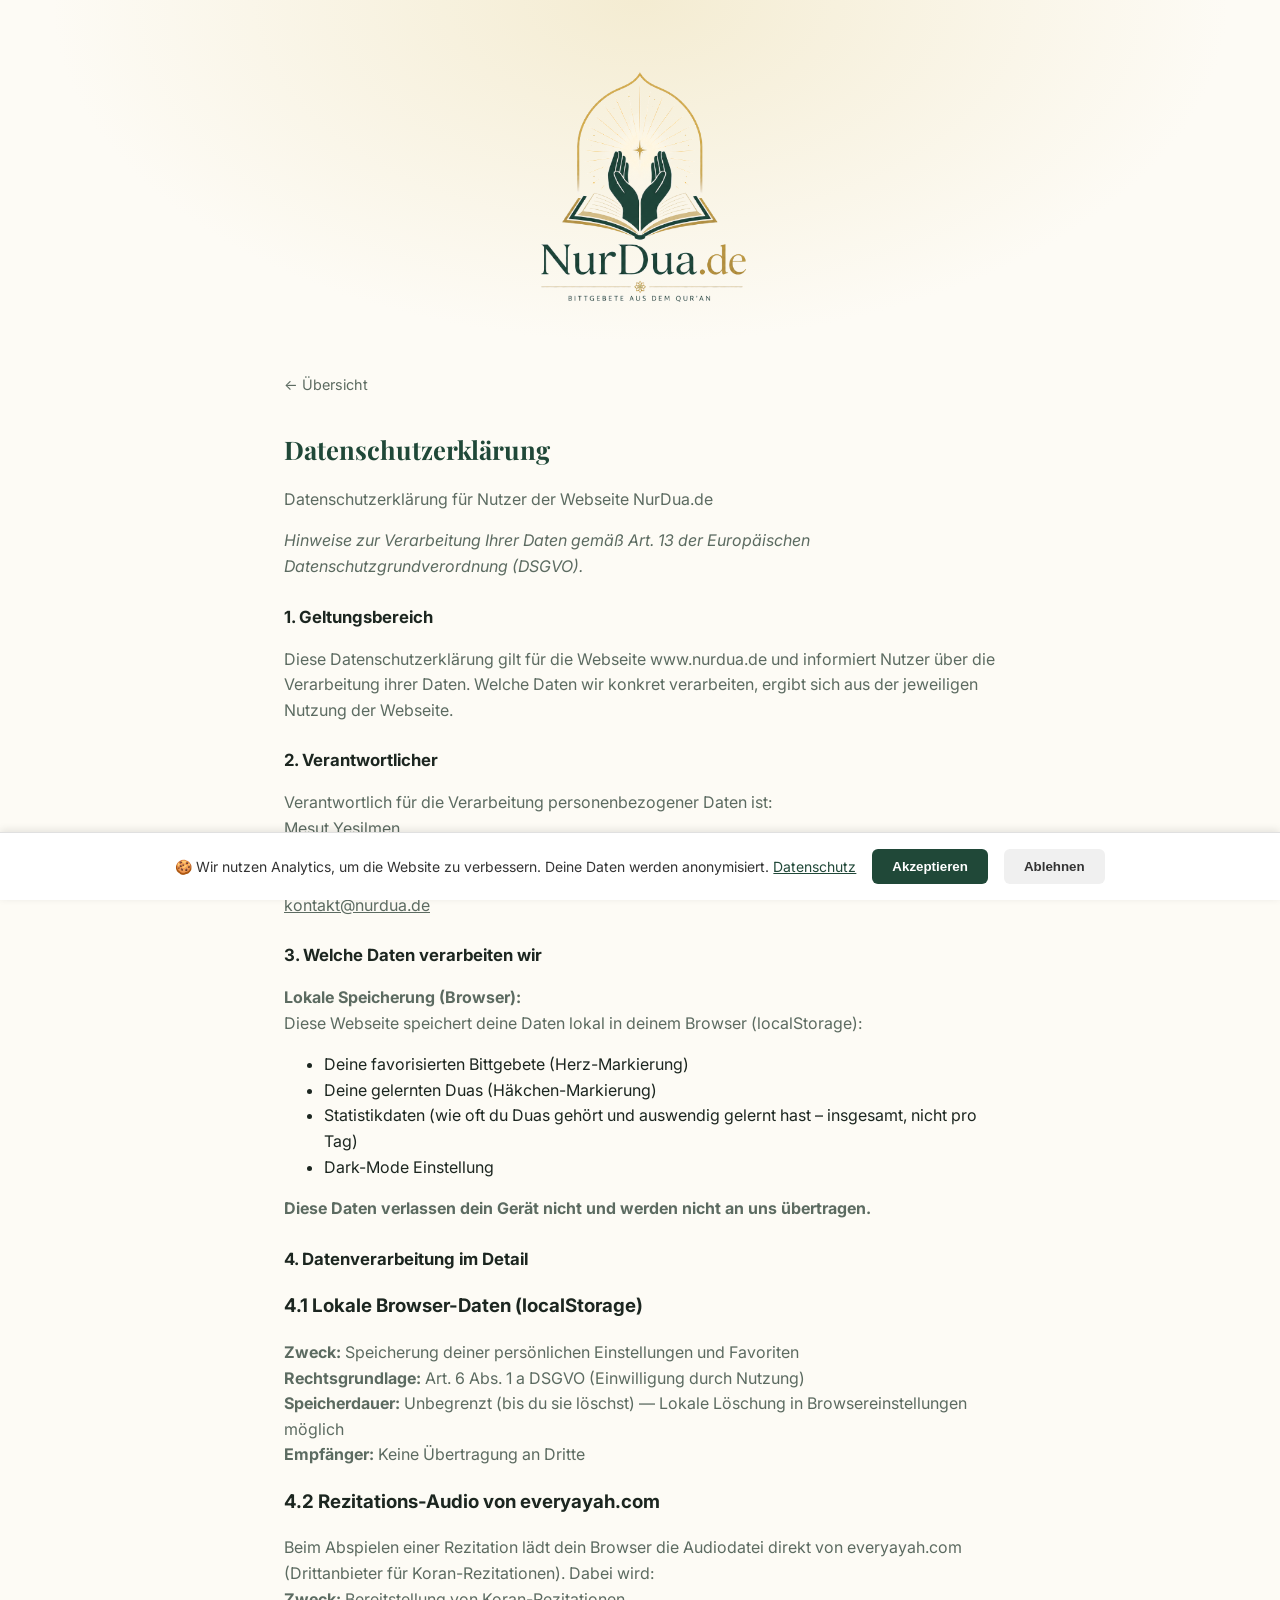
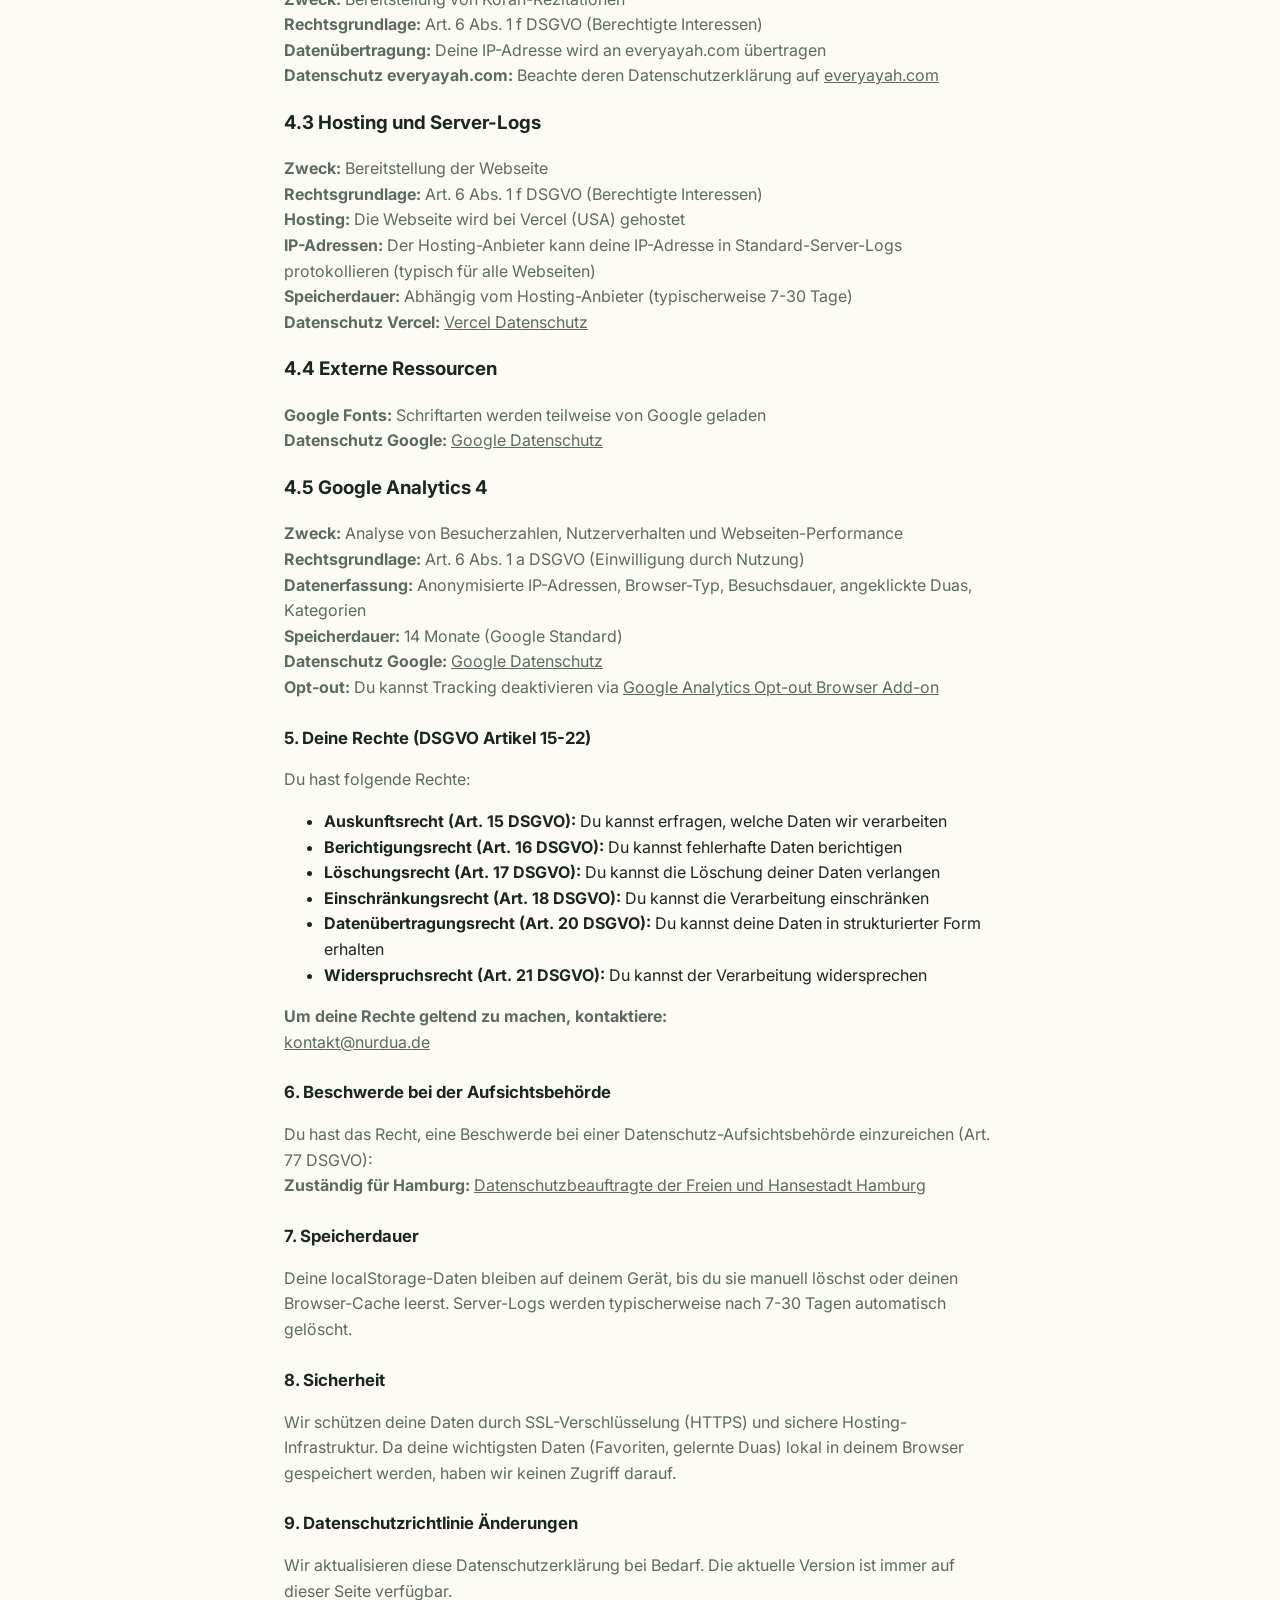
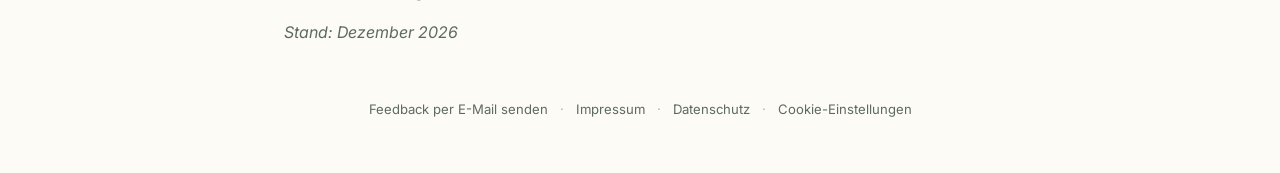
<file: datenschutz.html>
<!doctype html>
<html lang="de">
<head>
  <meta charset="UTF-8" />
  <meta name="viewport" content="width=device-width, initial-scale=1.0" />
  <title>Datenschutz – NurDua</title>
  <meta name="description" content="Datenschutzerklärung von NurDua.de – DSGVO-konform und transparent. Informationen über deine Daten und Rechte." />
  <meta property="og:title" content="Datenschutz – NurDua" />
  <meta property="og:description" content="Datenschutzerklärung und Informationen zur DSGVO" />
  <meta property="og:url" content="https://www.nurdua.de/datenschutz.html" />
  <meta property="og:type" content="website" />
  <link rel="icon" href="[data-uri]" type="image/svg+xml" />
  <link rel="manifest" href="manifest.json" />
  <link href="https://fonts.googleapis.com/css2?family=Inter:wght@400;500;600;700&family=Playfair+Display:wght@700;800&display=swap" rel="stylesheet" />
  <link rel="stylesheet" href="css/styles.css" />

  <!-- Google Analytics 4 + Cookie-Consent (DSGVO-konform): lädt GA4 NUR nach
       Einwilligung, respektiert die auf jeder Seite gleiche Entscheidung
       (localStorage gilt pro Domain) -->
  <script src="js/consent.js"></script>
</head>
<body>

  <header class="site-header">
    <div class="container">
      <a class="brand" href="index.html">
        <img class="brand-logo" src="assets/logo-full.png" alt="NurDua.de – Bittgebete aus dem Qur'an" />
      </a>
    </div>
  </header>

  <main class="container legal-content">
    <a class="back-link" href="index.html">&larr; Übersicht</a>
    <h1>Datenschutzerklärung</h1>
    <p>Datenschutzerklärung für Nutzer der Webseite NurDua.de</p>
    <p><em>Hinweise zur Verarbeitung Ihrer Daten gemäß Art. 13 der Europäischen Datenschutzgrundverordnung (DSGVO).</em></p>

    <h2>1. Geltungsbereich</h2>
    <p>
      Diese Datenschutzerklärung gilt für die Webseite www.nurdua.de und informiert Nutzer über die Verarbeitung ihrer Daten.
      Welche Daten wir konkret verarbeiten, ergibt sich aus der jeweiligen Nutzung der Webseite.
    </p>

    <h2>2. Verantwortlicher</h2>
    <p>
      Verantwortlich für die Verarbeitung personenbezogener Daten ist:<br />
      Mesut Yesilmen<br />
      Julius-Ludowieg-Straße 68<br />
      21073 Hamburg, Deutschland<br />
      <a href="mailto:kontakt@nurdua.de">kontakt@nurdua.de</a>
    </p>

    <h2>3. Welche Daten verarbeiten wir</h2>
    <p>
      <strong>Lokale Speicherung (Browser):</strong><br />
      Diese Webseite speichert deine Daten lokal in deinem Browser (localStorage):
    </p>
    <ul>
      <li>Deine favorisierten Bittgebete (Herz-Markierung)</li>
      <li>Deine gelernten Duas (Häkchen-Markierung)</li>
      <li>Statistikdaten (wie oft du Duas gehört und auswendig gelernt hast – insgesamt, nicht pro Tag)</li>
      <li>Dark-Mode Einstellung</li>
    </ul>
    <p><strong>Diese Daten verlassen dein Gerät nicht und werden nicht an uns übertragen.</strong></p>

    <h2>4. Datenverarbeitung im Detail</h2>

    <h3>4.1 Lokale Browser-Daten (localStorage)</h3>
    <p>
      <strong>Zweck:</strong> Speicherung deiner persönlichen Einstellungen und Favoriten<br />
      <strong>Rechtsgrundlage:</strong> Art. 6 Abs. 1 a DSGVO (Einwilligung durch Nutzung)<br />
      <strong>Speicherdauer:</strong> Unbegrenzt (bis du sie löschst) — Lokale Löschung in Browsereinstellungen möglich<br />
      <strong>Empfänger:</strong> Keine Übertragung an Dritte
    </p>

    <h3>4.2 Rezitations-Audio von everyayah.com</h3>
    <p>
      Beim Abspielen einer Rezitation lädt dein Browser die Audiodatei direkt von everyayah.com
      (Drittanbieter für Koran-Rezitationen). Dabei wird:<br />
      <strong>Zweck:</strong> Bereitstellung von Koran-Rezitationen<br />
      <strong>Rechtsgrundlage:</strong> Art. 6 Abs. 1 f DSGVO (Berechtigte Interessen)<br />
      <strong>Datenübertragung:</strong> Deine IP-Adresse wird an everyayah.com übertragen<br />
      <strong>Datenschutz everyayah.com:</strong> Beachte deren Datenschutzerklärung auf <a href="https://everyayah.com" target="_blank">everyayah.com</a>
    </p>

    <h3>4.3 Hosting und Server-Logs</h3>
    <p>
      <strong>Zweck:</strong> Bereitstellung der Webseite<br />
      <strong>Rechtsgrundlage:</strong> Art. 6 Abs. 1 f DSGVO (Berechtigte Interessen)<br />
      <strong>Hosting:</strong> Die Webseite wird bei Vercel (USA) gehostet<br />
      <strong>IP-Adressen:</strong> Der Hosting-Anbieter kann deine IP-Adresse in Standard-Server-Logs protokollieren (typisch für alle Webseiten)<br />
      <strong>Speicherdauer:</strong> Abhängig vom Hosting-Anbieter (typischerweise 7-30 Tage)<br />
      <strong>Datenschutz Vercel:</strong> <a href="https://vercel.com/legal/privacy-policy" target="_blank">Vercel Datenschutz</a>
    </p>

    <h3>4.4 Externe Ressourcen</h3>
    <p>
      <strong>Google Fonts:</strong> Schriftarten werden teilweise von Google geladen<br />
      <strong>Datenschutz Google:</strong> <a href="https://policies.google.com/privacy" target="_blank">Google Datenschutz</a>
    </p>

    <h3>4.5 Google Analytics 4</h3>
    <p>
      <strong>Zweck:</strong> Analyse von Besucherzahlen, Nutzerverhalten und Webseiten-Performance<br />
      <strong>Rechtsgrundlage:</strong> Art. 6 Abs. 1 a DSGVO (Einwilligung durch Nutzung)<br />
      <strong>Datenerfassung:</strong> Anonymisierte IP-Adressen, Browser-Typ, Besuchsdauer, angeklickte Duas, Kategorien<br />
      <strong>Speicherdauer:</strong> 14 Monate (Google Standard)<br />
      <strong>Datenschutz Google:</strong> <a href="https://policies.google.com/privacy" target="_blank">Google Datenschutz</a><br />
      <strong>Opt-out:</strong> Du kannst Tracking deaktivieren via <a href="https://tools.google.com/dlpage/gaoptout" target="_blank">Google Analytics Opt-out Browser Add-on</a>
    </p>

    <h2>5. Deine Rechte (DSGVO Artikel 15-22)</h2>
    <p>Du hast folgende Rechte:</p>
    <ul>
      <li><strong>Auskunftsrecht (Art. 15 DSGVO):</strong> Du kannst erfragen, welche Daten wir verarbeiten</li>
      <li><strong>Berichtigungsrecht (Art. 16 DSGVO):</strong> Du kannst fehlerhafte Daten berichtigen</li>
      <li><strong>Löschungsrecht (Art. 17 DSGVO):</strong> Du kannst die Löschung deiner Daten verlangen</li>
      <li><strong>Einschränkungsrecht (Art. 18 DSGVO):</strong> Du kannst die Verarbeitung einschränken</li>
      <li><strong>Datenübertragungsrecht (Art. 20 DSGVO):</strong> Du kannst deine Daten in strukturierter Form erhalten</li>
      <li><strong>Widerspruchsrecht (Art. 21 DSGVO):</strong> Du kannst der Verarbeitung widersprechen</li>
    </ul>
    <p>
      <strong>Um deine Rechte geltend zu machen, kontaktiere:</strong><br />
      <a href="mailto:kontakt@nurdua.de">kontakt@nurdua.de</a>
    </p>

    <h2>6. Beschwerde bei der Aufsichtsbehörde</h2>
    <p>
      Du hast das Recht, eine Beschwerde bei einer Datenschutz-Aufsichtsbehörde einzureichen (Art. 77 DSGVO):<br />
      <strong>Zuständig für Hamburg:</strong> <a href="https://www.datenschutz.hamburg" target="_blank">Datenschutzbeauftragte der Freien und Hansestadt Hamburg</a>
    </p>

    <h2>7. Speicherdauer</h2>
    <p>
      Deine localStorage-Daten bleiben auf deinem Gerät, bis du sie manuell löschst oder deinen Browser-Cache leerst.
      Server-Logs werden typischerweise nach 7-30 Tagen automatisch gelöscht.
    </p>

    <h2>8. Sicherheit</h2>
    <p>
      Wir schützen deine Daten durch SSL-Verschlüsselung (HTTPS) und sichere Hosting-Infrastruktur.
      Da deine wichtigsten Daten (Favoriten, gelernte Duas) lokal in deinem Browser gespeichert werden,
      haben wir keinen Zugriff darauf.
    </p>

    <h2>9. Datenschutzrichtlinie Änderungen</h2>
    <p>
      Wir aktualisieren diese Datenschutzerklärung bei Bedarf. Die aktuelle Version ist immer auf dieser Seite verfügbar.
    </p>

    <p><em>Stand: Dezember 2026</em></p>
  </main>

  <footer class="site-footer">
    <div class="container">
      <p>
        <a href="mailto:kontakt@nurdua.de">Feedback per E-Mail senden</a>
        <span class="footer-sep">·</span>
        <a href="impressum.html">Impressum</a>
        <span class="footer-sep">·</span>
        <a href="datenschutz.html">Datenschutz</a>
        <span class="footer-sep">·</span>
        <a href="#" id="cookie-settings-link">Cookie-Einstellungen</a>
      </p>
    </div>
  </footer>

  <!-- DSGVO Cookie-Consent Banner -->
  <div id="cookie-consent-banner" role="region" aria-label="Cookie-Hinweis" aria-live="polite" style="display: none; position: fixed; bottom: 0; left: 0; right: 0; background: #fff; border-top: 1px solid #e0e0e0; padding: 16px 20px; z-index: 9999; box-shadow: 0 -2px 8px rgba(0,0,0,0.1); font-size: 14px; line-height: 1.5;">
    <div style="max-width: 1200px; margin: 0 auto; display: flex; gap: 16px; align-items: center; flex-wrap: wrap;">
      <p style="margin: 0; flex: 1; min-width: 250px; color: #333;">
        🍪 Wir nutzen Analytics, um die Website zu verbessern. Deine Daten werden anonymisiert.
        <a href="/datenschutz.html" style="color: #204838; text-decoration: underline;">Datenschutz</a>
      </p>
      <button id="cookie-accept-btn" style="padding: 10px 20px; background: #204838; color: white; border: none; border-radius: 6px; cursor: pointer; font-weight: 600; white-space: nowrap;">Akzeptieren</button>
      <button id="cookie-reject-btn" style="padding: 10px 20px; background: #f0f0f0; color: #333; border: none; border-radius: 6px; cursor: pointer; font-weight: 600; white-space: nowrap;">Ablehnen</button>
    </div>
  </div>

</body>
</html>
</file>
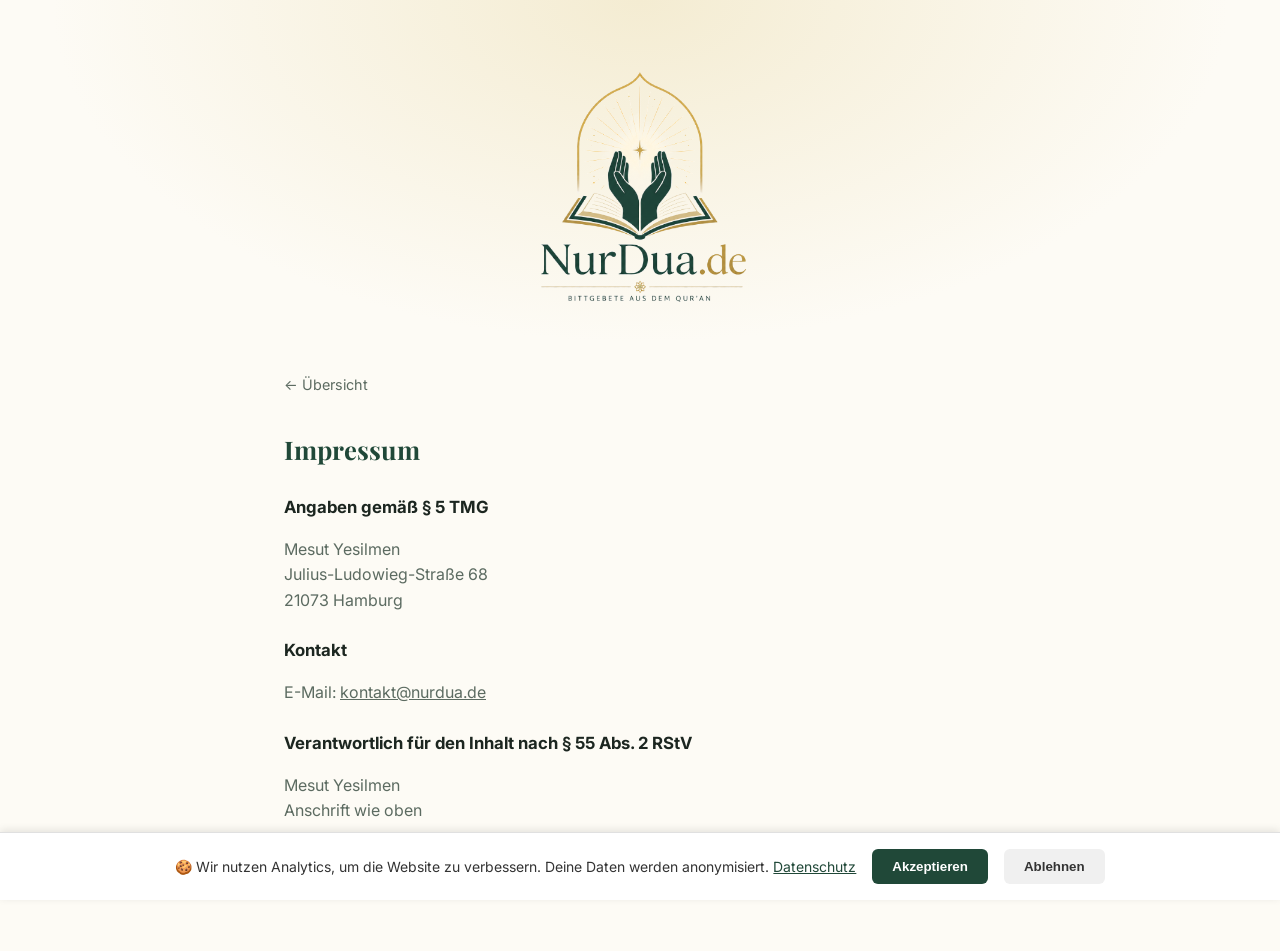
<file: impressum.html>
<!doctype html>
<html lang="de">
<head>
  <meta charset="UTF-8" />
  <meta name="viewport" content="width=device-width, initial-scale=1.0" />
  <title>Impressum – NurDua</title>
  <meta name="description" content="Impressum und Kontaktinformationen von NurDua.de – Bittgebete aus dem Koran." />
  <meta property="og:title" content="Impressum – NurDua" />
  <meta property="og:description" content="Impressum und Kontaktinformationen" />
  <meta property="og:url" content="https://www.nurdua.de/impressum.html" />
  <meta property="og:type" content="website" />
  <link rel="icon" href="[data-uri]" type="image/svg+xml" />
  <link rel="manifest" href="manifest.json" />
  <link href="https://fonts.googleapis.com/css2?family=Inter:wght@400;500;600;700&family=Playfair+Display:wght@700;800&display=swap" rel="stylesheet" />
  <link rel="stylesheet" href="css/styles.css" />

  <!-- Google Analytics 4 + Cookie-Consent (DSGVO-konform): lädt GA4 NUR nach
       Einwilligung, respektiert die auf jeder Seite gleiche Entscheidung
       (localStorage gilt pro Domain) -->
  <script src="js/consent.js"></script>
</head>
<body>

  <header class="site-header">
    <div class="container">
      <a class="brand" href="index.html">
        <img class="brand-logo" src="assets/logo-full.png" alt="NurDua.de – Bittgebete aus dem Qur'an" />
      </a>
    </div>
  </header>

  <main class="container legal-content">
    <a class="back-link" href="index.html">&larr; Übersicht</a>
    <h1>Impressum</h1>

    <h2>Angaben gemäß § 5 TMG</h2>
    <p>
      Mesut Yesilmen<br />
      Julius-Ludowieg-Straße 68<br />
      21073 Hamburg
    </p>

    <h2>Kontakt</h2>
    <p>
      E-Mail: <a href="mailto:kontakt@nurdua.de">kontakt@nurdua.de</a>
    </p>

    <h2>Verantwortlich für den Inhalt nach § 55 Abs. 2 RStV</h2>
    <p>
      Mesut Yesilmen<br />
      Anschrift wie oben
    </p>
  </main>

  <footer class="site-footer">
    <div class="container">
      <p>
        <a href="mailto:kontakt@nurdua.de">Feedback per E-Mail senden</a>
        <span class="footer-sep">·</span>
        <a href="impressum.html">Impressum</a>
        <span class="footer-sep">·</span>
        <a href="datenschutz.html">Datenschutz</a>
        <span class="footer-sep">·</span>
        <a href="#" id="cookie-settings-link">Cookie-Einstellungen</a>
      </p>
    </div>
  </footer>

  <!-- DSGVO Cookie-Consent Banner -->
  <div id="cookie-consent-banner" role="region" aria-label="Cookie-Hinweis" aria-live="polite" style="display: none; position: fixed; bottom: 0; left: 0; right: 0; background: #fff; border-top: 1px solid #e0e0e0; padding: 16px 20px; z-index: 9999; box-shadow: 0 -2px 8px rgba(0,0,0,0.1); font-size: 14px; line-height: 1.5;">
    <div style="max-width: 1200px; margin: 0 auto; display: flex; gap: 16px; align-items: center; flex-wrap: wrap;">
      <p style="margin: 0; flex: 1; min-width: 250px; color: #333;">
        🍪 Wir nutzen Analytics, um die Website zu verbessern. Deine Daten werden anonymisiert.
        <a href="/datenschutz.html" style="color: #204838; text-decoration: underline;">Datenschutz</a>
      </p>
      <button id="cookie-accept-btn" style="padding: 10px 20px; background: #204838; color: white; border: none; border-radius: 6px; cursor: pointer; font-weight: 600; white-space: nowrap;">Akzeptieren</button>
      <button id="cookie-reject-btn" style="padding: 10px 20px; background: #f0f0f0; color: #333; border: none; border-radius: 6px; cursor: pointer; font-weight: 600; white-space: nowrap;">Ablehnen</button>
    </div>
  </div>

</body>
</html>
</file>
<file: css/styles.css>
/* NurDua: Design System
   Dunkelgrün + Gold, inspiriert vom Logo (betende Hände über dem Koran,
   Licht-Strahlenkranz) und dem Thema "Nur" (Licht). */

:root {
  --color-primary: #b0913f;
  --color-primary-light: #d8c084;
  --color-primary-dark: #8a7130;
  --color-secondary: #204838;
  --color-secondary-light: #336b54;
  --color-bg: #fdfbf5;
  --color-surface: #ffffff;
  --color-text: #1c2620;
  --color-text-muted: #5c6b61;
  --color-border: #dde3da;
  --color-success: #3f7d4f;

  --font-body: "Inter", -apple-system, BlinkMacSystemFont, "Segoe UI", sans-serif;
  --font-heading: "Playfair Display", Georgia, serif;
  --font-arabic: "Amiri", "Scheherazade New", serif;

  --radius-sm: 8px;
  --radius-md: 14px;
  --radius-lg: 22px;

  --shadow-sm: 0 1px 3px rgba(36, 28, 21, 0.06);
  --shadow-md: 0 6px 20px rgba(36, 28, 21, 0.08);

  --space-1: 8px;
  --space-2: 16px;
  --space-3: 24px;
  --space-4: 40px;
  --space-5: 64px;
}

* {
  box-sizing: border-box;
}

html {
  scroll-behavior: smooth;
  color-scheme: light;
}

body.dark-mode {
  color-scheme: dark;
}

body {
  margin: 0;
  font-family: var(--font-body);
  background: var(--color-bg);
  color: var(--color-text);
  line-height: 1.6;
  -webkit-font-smoothing: antialiased;
}

a {
  color: inherit;
}

/* ---------- Skip Link (Tastatur / Screenreader) ---------- */

.skip-link {
  position: absolute;
  left: 8px;
  top: -48px;
  z-index: 1000;
  background: var(--color-secondary);
  color: #fff;
  padding: 10px 16px;
  border-radius: var(--radius-sm);
  font-size: 0.9rem;
  font-weight: 600;
  text-decoration: none;
  transition: top 0.15s ease;
}

.skip-link:focus {
  top: 8px;
}

/* ---------- Sichtbare Fokus-Zustände (Tastaturbedienung) ---------- */

:focus-visible {
  outline: 2px solid var(--color-secondary);
  outline-offset: 2px;
  border-radius: var(--radius-sm);
}

body.dark-mode :focus-visible {
  outline-color: var(--color-primary-light);
}

.container {
  max-width: 760px;
  margin: 0 auto;
  padding: 0 var(--space-3);
}

/* ---------- Header ---------- */

.site-header {
  padding: var(--space-4) 0 var(--space-3);
  text-align: center;
  background: radial-gradient(ellipse at top, #f4ecd2 0%, var(--color-bg) 65%);
  position: relative;
}

.header-inner {
  display: flex;
  align-items: center;
  justify-content: center;
  position: relative;
}

.theme-toggle {
  position: absolute;
  right: 0;
  top: 50%;
  transform: translateY(-50%);
  background: none;
  border: none;
  font-size: 1.5rem;
  cursor: pointer;
  padding: 8px;
  border-radius: 50%;
  transition: background 0.2s ease;
}

.theme-toggle:hover {
  background: rgba(176, 145, 63, 0.1);
}

.brand {
  display: inline-flex;
  align-items: center;
  text-decoration: none;
}

.brand-logo {
  width: 100%;
  max-width: 300px;
  height: auto;
}

@media (max-width: 640px) {
  .brand-logo {
    max-width: 200px;
  }
}

.site-tagline {
  margin-top: var(--space-1);
  color: var(--color-text-muted);
  font-size: 0.95rem;
}

.back-link {
  display: inline-flex;
  align-items: center;
  gap: 6px;
  font-size: 0.9rem;
  color: var(--color-text-muted);
  text-decoration: none;
  margin-bottom: var(--space-2);
}

.back-link:hover {
  color: var(--color-primary-dark);
}

/* ---------- Hero Section ---------- */

.hero {
  background: linear-gradient(135deg, rgba(32, 72, 56, 0.05) 0%, rgba(176, 145, 63, 0.05) 100%);
  padding: var(--space-4) 0;
  animation: fadeIn 0.6s ease-out;
}

.hero-title {
  font-family: var(--font-heading);
  font-size: 2rem;
  font-weight: 700;
  color: var(--color-secondary);
  text-align: center;
  margin: 0 0 var(--space-1);
  line-height: 1.3;
  display: flex;
  flex-direction: column;
  align-items: center;
  justify-content: center;
}

.hero-title small {
  font-size: 0.65em;
  font-weight: 400;
  color: var(--color-text-muted);
  margin-top: 4px;
  font-family: var(--font-body);
}

.hero-subtitle {
  text-align: center;
  color: var(--color-text-muted);
  font-size: 1.05rem;
  margin: 0 0 var(--space-3);
}

.hero-stats {
  display: flex;
  justify-content: center;
  gap: var(--space-3);
  flex-wrap: wrap;
}

.stat {
  text-align: center;
  padding: var(--space-2);
  background: var(--color-surface);
  border-radius: var(--radius-md);
  border: 1px solid var(--color-border);
  min-width: 100px;
  animation: fadeInUp 0.6s ease-out;
  animation-fill-mode: both;
}

.stat:nth-child(1) { animation-delay: 0.1s; }
.stat:nth-child(2) { animation-delay: 0.2s; }
.stat:nth-child(3) { animation-delay: 0.3s; }

.stat-number {
  display: block;
  font-size: 1.8rem;
  font-weight: 700;
  color: var(--color-primary);
  margin-bottom: 4px;
  font-variant-numeric: tabular-nums;
}

.stat-label {
  display: block;
  font-size: 0.8rem;
  color: var(--color-text-muted);
  text-transform: uppercase;
  letter-spacing: 0.5px;
}

/* ---------- Filter Bar ---------- */

.filter-bar {
  position: sticky;
  top: 0;
  z-index: 10;
  background: var(--color-bg);
  border-bottom: 1px solid var(--color-border);
  padding: var(--space-2) 0;
}

.filter-bar-container {
  max-width: 760px;
  margin: 0 auto;
  padding: 0 var(--space-3);
}

.filter-bar-inner {
  display: flex;
  flex-wrap: nowrap;
  gap: 6px;
  overflow-x: auto;
  scroll-behavior: smooth;
  padding-bottom: 4px;
}

.filter-bar-inner::-webkit-scrollbar {
  height: 4px;
}

.filter-bar-inner::-webkit-scrollbar-track {
  background: transparent;
}

.filter-bar-inner::-webkit-scrollbar-thumb {
  background: var(--color-border);
  border-radius: 2px;
}

.filter-pill {
  padding: 8px 14px;
  border-radius: 999px;
  border: 1px solid var(--color-border);
  background: var(--color-surface);
  color: var(--color-text-muted);
  text-decoration: none;
  font-size: 0.85rem;
  font-weight: 500;
  white-space: nowrap;
  touch-action: manipulation;
  -webkit-tap-highlight-color: transparent;
  transition: background 0.15s ease, color 0.15s ease, border-color 0.15s ease;
  flex-shrink: 0;
}

.filter-pill:hover {
  border-color: var(--color-primary-light);
  color: var(--color-text);
}

.filter-pill.is-active {
  background: var(--color-primary-light);
  border-color: var(--color-primary-light);
  color: #1c2620;
}

.dua-count-row {
  display: flex;
  align-items: center;
  justify-content: space-between;
  flex-wrap: wrap;
  gap: var(--space-2);
  margin: var(--space-3) 0;
}

.action-buttons {
  display: flex;
  gap: var(--space-1);
  flex-wrap: wrap;
}

.action-btn {
  display: flex;
  align-items: center;
  gap: 6px;
  border: 1px solid var(--color-primary);
  background: var(--color-surface);
  color: var(--color-primary-dark);
  padding: 8px 14px;
  border-radius: 999px;
  font-size: 0.85rem;
  font-weight: 500;
  font-family: var(--font-body);
  cursor: pointer;
  touch-action: manipulation;
  -webkit-tap-highlight-color: transparent;
  transition: background 0.15s ease, color 0.15s ease, transform 0.15s ease, box-shadow 0.15s ease;
}

.action-btn svg {
  width: 16px;
  height: 16px;
}

.action-btn:hover {
  background: var(--color-primary);
  color: #fff;
  transform: translateY(-1px);
  box-shadow: var(--shadow-sm);
}

.dua-count {
  color: var(--color-text-muted);
  font-size: 0.85rem;
  margin: 0;
}

.learned-progress {
  color: var(--color-success);
  font-size: 0.8rem;
  margin: 2px 0 0;
}

.play-all-btn {
  display: flex;
  align-items: center;
  gap: 6px;
  border: 1px solid var(--color-primary);
  background: var(--color-surface);
  color: var(--color-primary-dark);
  padding: 8px 14px;
  border-radius: 999px;
  font-size: 0.85rem;
  font-weight: 500;
  font-family: var(--font-body);
  cursor: pointer;
  touch-action: manipulation;
  -webkit-tap-highlight-color: transparent;
  transition: background 0.15s ease, color 0.15s ease;
}

.play-all-btn svg {
  width: 16px;
  height: 16px;
}

.play-all-btn:hover {
  background: var(--color-primary);
  color: #fff;
}

.play-all-btn.is-playing {
  background: var(--color-secondary);
  border-color: var(--color-secondary);
  color: #fff;
}

.empty-state {
  text-align: center;
  color: var(--color-text-muted);
  padding: var(--space-5) var(--space-2);
}

/* ---------- Dua Cards (Kategorie-Seiten) ---------- */

.page-title {
  font-family: var(--font-heading);
  font-size: 1.6rem;
  font-weight: 700;
  color: var(--color-secondary);
  margin: var(--space-1) 0 var(--space-3);
}

.dua-list {
  display: flex;
  flex-direction: column;
  gap: var(--space-3);
  padding-bottom: var(--space-5);
  transition: opacity 0.25s ease-out;
}

.dua-list.fade-out {
  opacity: 0;
  pointer-events: none;
}

.dua-list.fade-in {
  animation: fadeIn 0.35s ease-out;
}

.dua-card {
  background: var(--color-surface);
  border: 1px solid var(--color-border);
  border-radius: var(--radius-lg);
  padding: var(--space-3);
  box-shadow: var(--shadow-sm);
  transition: transform 0.35s cubic-bezier(0.25, 0.46, 0.45, 0.94), box-shadow 0.35s cubic-bezier(0.25, 0.46, 0.45, 0.94), border-color 0.35s ease, background 0.35s ease;
  animation: slideInUp 0.4s ease-out;
  position: relative;
  overflow: hidden;
}

.dua-card::before {
  content: '';
  position: absolute;
  top: 0;
  left: -100%;
  width: 100%;
  height: 100%;
  background: linear-gradient(90deg, transparent, rgba(255, 255, 255, 0.2), transparent);
  transition: left 0.5s ease;
  pointer-events: none;
}

.dua-card:hover {
  box-shadow: 0 10px 28px rgba(176, 145, 63, 0.15);
  border-color: var(--color-primary-light);
  transform: translateY(-4px);
  background: linear-gradient(135deg, var(--color-surface) 0%, rgba(176, 145, 63, 0.02) 100%);
}

.dua-card:hover::before {
  left: 100%;
}

.dua-arabic {
  direction: rtl;
  font-family: var(--font-arabic);
  font-size: 1.85rem;
  line-height: 2.4;
  text-align: right;
  color: var(--color-text);
  margin: 0 0 var(--space-2);
  letter-spacing: 0.5px;
}

.dua-translit {
  font-style: italic;
  color: var(--color-primary-dark);
  font-size: 0.92rem;
  margin: 0 0 var(--space-1);
}

.dua-translation {
  font-size: 0.95rem;
  color: var(--color-text-muted);
  margin: 0 0 var(--space-2);
}

.dua-source {
  font-size: 0.78rem;
  color: var(--color-text-muted);
  opacity: 0.75;
  margin: 0 0 var(--space-2);
}

/* ---------- Dua Actions (Play & Favorit) ---------- */

.dua-actions {
  display: flex;
  align-items: center;
  gap: var(--space-1);
  border-top: 1px solid var(--color-border);
  padding-top: var(--space-2);
  justify-content: flex-start;
}

.icon-btn {
  display: flex;
  align-items: center;
  gap: 6px;
  border: none;
  background: none;
  cursor: pointer;
  padding: 6px 10px;
  border-radius: 999px;
  color: var(--color-text-muted);
  font-size: 0.85rem;
  font-family: var(--font-body);
  touch-action: manipulation;
  -webkit-tap-highlight-color: transparent;
  transition: background 0.15s ease, color 0.15s ease;
  white-space: nowrap;
  flex-shrink: 0;
}

.icon-btn svg {
  width: 20px;
  height: 20px;
  flex-shrink: 0;
}

.play-btn {
  background: #f6ead0;
  color: var(--color-primary-dark);
}

.play-btn:hover {
  background: var(--color-primary-light);
  color: #fff;
}

.play-btn.is-playing {
  background: var(--color-primary);
  color: #fff;
  animation: pulse 1.5s ease-in-out infinite;
}

.loop-btn {
  background: #eef0ea;
  color: var(--color-secondary);
}

.loop-btn:hover {
  background: var(--color-secondary-light);
  color: #fff;
}

.loop-btn.is-playing {
  background: var(--color-secondary);
  color: #fff;
  animation: pulse 1.5s ease-in-out infinite;
}

.copy-btn {
  background: #e8f0e3;
  color: var(--color-secondary);
}

.copy-btn:hover {
  background: var(--color-secondary-light);
  color: #fff;
}

.share-btn {
  background: #fef3e8;
  color: var(--color-primary-dark);
}

.share-btn:hover {
  background: var(--color-primary-light);
  color: #fff;
}

.dua-actions-right {
  display: flex;
  align-items: center;
  gap: 2px;
  margin-left: auto;
  flex-shrink: 0;
}

.learned-btn:hover {
  color: var(--color-success);
}

.learned-btn.is-active {
  color: var(--color-success);
  background: #e7f2ea;
}

.heart-btn:hover {
  color: var(--color-secondary);
}

.heart-btn.is-active {
  color: var(--color-secondary);
}

/* ---------- Footer ---------- */

/* Scroll-to-Top Button */
.scroll-to-top {
  position: fixed;
  bottom: 30px;
  right: 30px;
  width: 56px;
  height: 56px;
  background: var(--color-primary);
  border: none;
  border-radius: 50%;
  color: white;
  cursor: pointer;
  display: none;
  align-items: center;
  justify-content: center;
  z-index: 999;
  box-shadow: 0 6px 20px rgba(176, 145, 63, 0.4);
  touch-action: manipulation;
  -webkit-tap-highlight-color: transparent;
  transition: background 0.35s ease, transform 0.35s cubic-bezier(0.25, 0.46, 0.45, 0.94), box-shadow 0.35s ease;
}

.scroll-to-top:hover {
  background: var(--color-primary-dark);
  transform: translateY(-6px) scale(1.08);
  box-shadow: 0 12px 28px rgba(176, 145, 63, 0.5);
}

.scroll-to-top.visible {
  display: flex;
  animation: slideInUp 0.4s cubic-bezier(0.25, 0.46, 0.45, 0.94);
}

.scroll-to-top.visible:not(:hover) {
  animation: pulse-soft 2s ease-in-out infinite;
}

.scroll-to-top svg {
  width: 24px;
  height: 24px;
}

.site-footer {
  text-align: center;
  padding: var(--space-3) 0 var(--space-4);
  font-size: 0.82rem;
  color: var(--color-text-muted);
}

.site-footer a {
  text-decoration: none;
  color: var(--color-text-muted);
}

.site-footer a:hover {
  color: var(--color-primary-dark);
}

.footer-sep {
  margin: 0 8px;
  opacity: 0.5;
}

/* ---------- Legal pages ---------- */

.legal-content h1 {
  font-family: var(--font-heading);
  font-size: 1.6rem;
  color: var(--color-secondary);
}

.legal-content h2 {
  font-size: 1.05rem;
  margin-top: var(--space-3);
}

.legal-content p {
  color: var(--color-text-muted);
}

/* ---------- Animations ---------- */

@keyframes fadeIn {
  from {
    opacity: 0;
  }
  to {
    opacity: 1;
  }
}

@keyframes fadeInUp {
  from {
    opacity: 0;
    transform: translateY(10px);
  }
  to {
    opacity: 1;
    transform: translateY(0);
  }
}

@keyframes slideInUp {
  from {
    opacity: 0;
    transform: translateY(20px);
  }
  to {
    opacity: 1;
    transform: translateY(0);
  }
}

@keyframes slideUpDialog {
  from {
    opacity: 0;
    transform: translate(-50%, -48%);
  }
  to {
    opacity: 1;
    transform: translate(-50%, -50%);
  }
}

@keyframes pulse {
  0%, 100% {
    opacity: 1;
  }
  50% {
    opacity: 0.7;
  }
}

@keyframes pulse-soft {
  0%, 100% {
    box-shadow: 0 6px 20px rgba(176, 145, 63, 0.4);
  }
  50% {
    box-shadow: 0 8px 24px rgba(176, 145, 63, 0.6);
  }
}

@keyframes slideUpToast {
  from {
    opacity: 0;
    transform: translateX(-50%) translateY(20px);
  }
  to {
    opacity: 1;
    transform: translateX(-50%) translateY(0);
  }
}

@keyframes slideDownToast {
  from {
    opacity: 1;
    transform: translateX(-50%) translateY(0);
  }
  to {
    opacity: 0;
    transform: translateX(-50%) translateY(20px);
  }
}

/* ---------- Dark Mode ---------- */

body.dark-mode {
  --color-bg: #0f1419;
  --color-surface: #1a1f25;
  --color-text: #e8e8e8;
  --color-text-muted: #9ca3af;
  --color-border: #2d3139;
}

body.dark-mode .site-header {
  background: linear-gradient(135deg, rgba(32, 72, 56, 0.2) 0%, rgba(176, 145, 63, 0.1) 100%);
}

body.dark-mode .hero {
  background: linear-gradient(135deg, rgba(32, 72, 56, 0.15) 0%, rgba(176, 145, 63, 0.08) 100%);
}

/* ---------- Responsive ---------- */

@media (max-width: 640px) {
  .brand-logo {
    max-width: 200px;
  }

  .hero-title {
    font-size: 1.5rem;
  }

  .stat {
    min-width: 70px;
    padding: var(--space-1) var(--space-1);
    gap: 2px;
  }

  .stat-number {
    font-size: 1.2rem;
    line-height: 1.2;
  }

  .stat-label {
    font-size: 0.65rem;
    line-height: 1;
  }

  .dua-arabic {
    font-size: 1.6rem;
    line-height: 2.2;
  }

  .dua-actions {
    flex-wrap: wrap;
    align-items: center;
    gap: var(--space-1);
  }

  .dua-actions > .icon-btn {
    flex-basis: calc(50% - var(--space-1) / 2);
  }

  .dua-actions-right {
    width: 100%;
    margin-left: 0;
    justify-content: flex-end;
    gap: var(--space-1);
  }

  .action-buttons {
    width: 100%;
    flex-direction: column;
  }

  .action-btn,
  .play-all-btn {
    width: 100%;
    justify-content: center;
    font-size: 0.9rem;
    gap: 4px;
  }

  .play-all-btn span {
    line-height: 1.2;
    word-break: break-word;
  }

  .filter-bar-inner {
    flex-wrap: wrap;
    justify-content: center;
    gap: 8px;
    overflow-x: visible;
    padding-bottom: 0;
  }

  .filter-pill {
    flex-basis: calc(50% - 4px);
    text-align: center;
    padding: var(--space-1) 6px;
    font-size: 0.8rem;
    line-height: 1.2;
  }

  /* Dua Cards - Touch-friendly on Mobile */
  .dua-card {
    padding: var(--space-3);
  }

  .dua-translation {
    font-size: 1rem;
    line-height: 1.8;
  }

  .dua-translit {
    font-size: 0.95rem;
  }

  /* Scroll-to-Top Button - Mobile */
  .scroll-to-top {
    width: 50px;
    height: 50px;
    bottom: 20px;
    right: 20px;
  }

  /* Icon Buttons - Larger touch targets */
  .icon-btn {
    min-height: 44px;
    min-width: 44px;
    padding: var(--space-2);
    font-size: 0.9rem;
  }

  .icon-btn svg {
    width: 24px;
    height: 24px;
  }

  /* Play All Button */
  .play-all-btn {
    padding: var(--space-2) var(--space-3);
    font-size: 1rem;
    height: 48px;
  }

  .play-all-btn svg {
    width: 20px;
    height: 20px;
  }

  /* Export Button */
  .export-btn {
    padding: var(--space-2) var(--space-3);
    font-size: 1rem;
    height: 48px;
  }

  .export-btn svg {
    width: 20px;
    height: 20px;
  }

  /* Action Row Spacing */
  .dua-count-row {
    flex-direction: column;
    gap: var(--space-2);
  }

  /* Hero Stats */
  .hero-stats {
    gap: var(--space-2);
  }

  /* Footer */
  .site-footer {
    padding: var(--space-4) 0;
    font-size: 0.9rem;
  }

  .footer-sep {
    margin: 0 var(--space-1);
  }
}

/* Disable Hover Effects on Touch Devices */
/* :not(.is-active) => aktive Buttons (z.B. "Gelernt"-Haken, Favorit) behalten
   ihre grüne/aktive Markierung, auch wenn der :hover-Zustand nach dem Tippen
   auf Touch-Geräten "kleben" bleibt. Sonst würde color/background: inherit die
   Aktiv-Farbe überschreiben und erst nach Reload/Kategoriewechsel sichtbar. */
@media (hover: none) {
  .theme-toggle:hover,
  .back-link:hover,
  .filter-pill:hover,
  .action-btn:hover,
  .play-all-btn:hover,
  .dua-card:hover,
  .play-btn:hover,
  .loop-btn:hover,
  .copy-btn:hover,
  .share-btn:hover,
  .learned-btn:not(.is-active):hover,
  .heart-btn:not(.is-active):hover,
  .scroll-to-top:hover,
  .site-footer a:hover {
    background-color: inherit;
    color: inherit;
    opacity: 1;
    box-shadow: none;
  }
}

/* Hover States Only on Non-Touch Devices */
/* Prevents :hover from "sticking" on touch devices */
@media (hover: hover) {
  .theme-toggle:hover {
    opacity: 0.8;
  }

  .back-link:hover {
    color: var(--color-gold);
  }

  .filter-pill:hover {
    background-color: var(--color-gold);
    color: white;
  }

  .action-btn:hover {
    opacity: 0.85;
  }

  .play-all-btn:hover {
    opacity: 0.85;
  }

  .dua-card:hover {
    box-shadow: 0 8px 24px rgba(32, 72, 56, 0.15);
  }

  .play-btn:hover,
  .loop-btn:hover,
  .copy-btn:hover,
  .share-btn:hover,
  .learned-btn:hover,
  .heart-btn:hover {
    opacity: 0.85;
  }

  .scroll-to-top:hover {
    opacity: 0.85;
  }

  .site-footer a:hover {
    color: var(--color-gold);
  }
}

/* ---------- Reduced Motion (Barrierefreiheit) ---------- */
/* Respektiert die System-Einstellung "Bewegung reduzieren": schaltet
   Animationen, Übergänge und Smooth-Scroll ab, ohne Funktionalität zu ändern. */
@media (prefers-reduced-motion: reduce) {
  html {
    scroll-behavior: auto;
  }

  *,
  *::before,
  *::after {
    animation-duration: 0.001ms !important;
    animation-iteration-count: 1 !important;
    transition-duration: 0.001ms !important;
    scroll-behavior: auto !important;
  }
}
</file>
